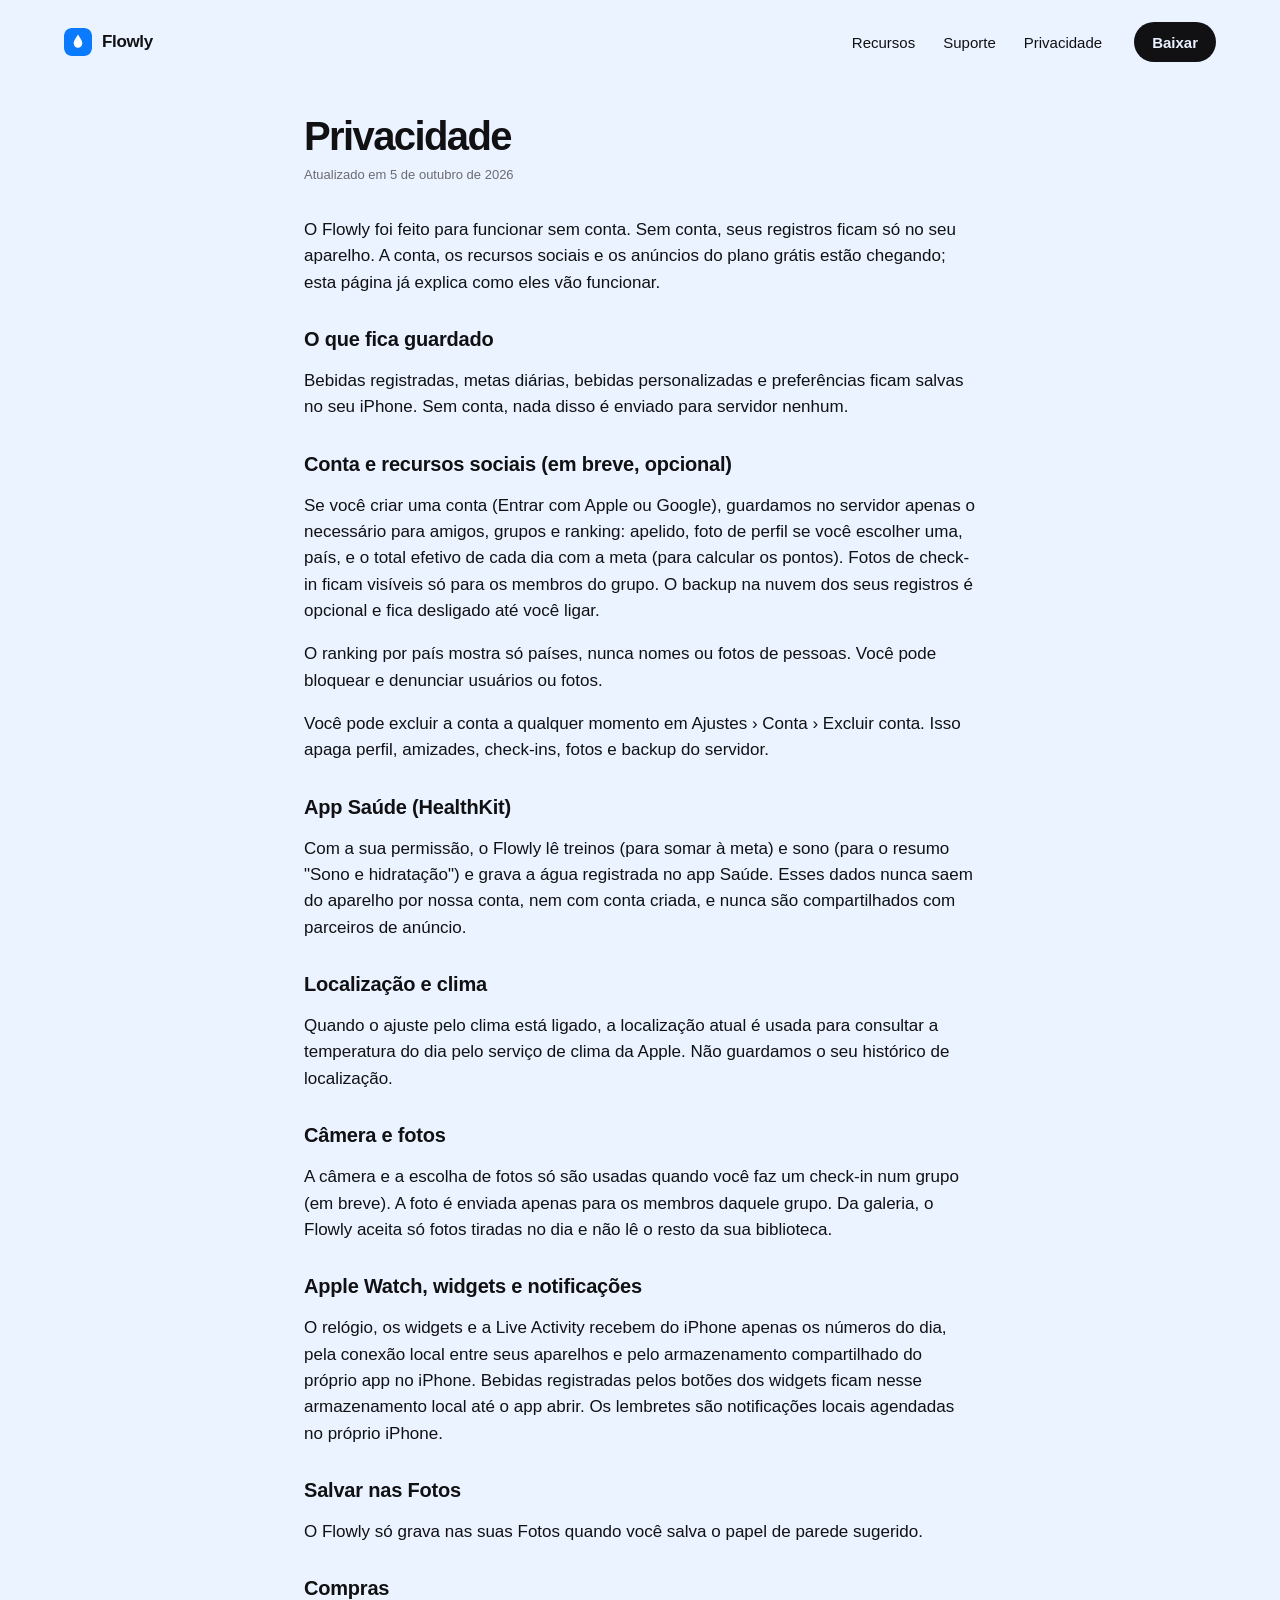
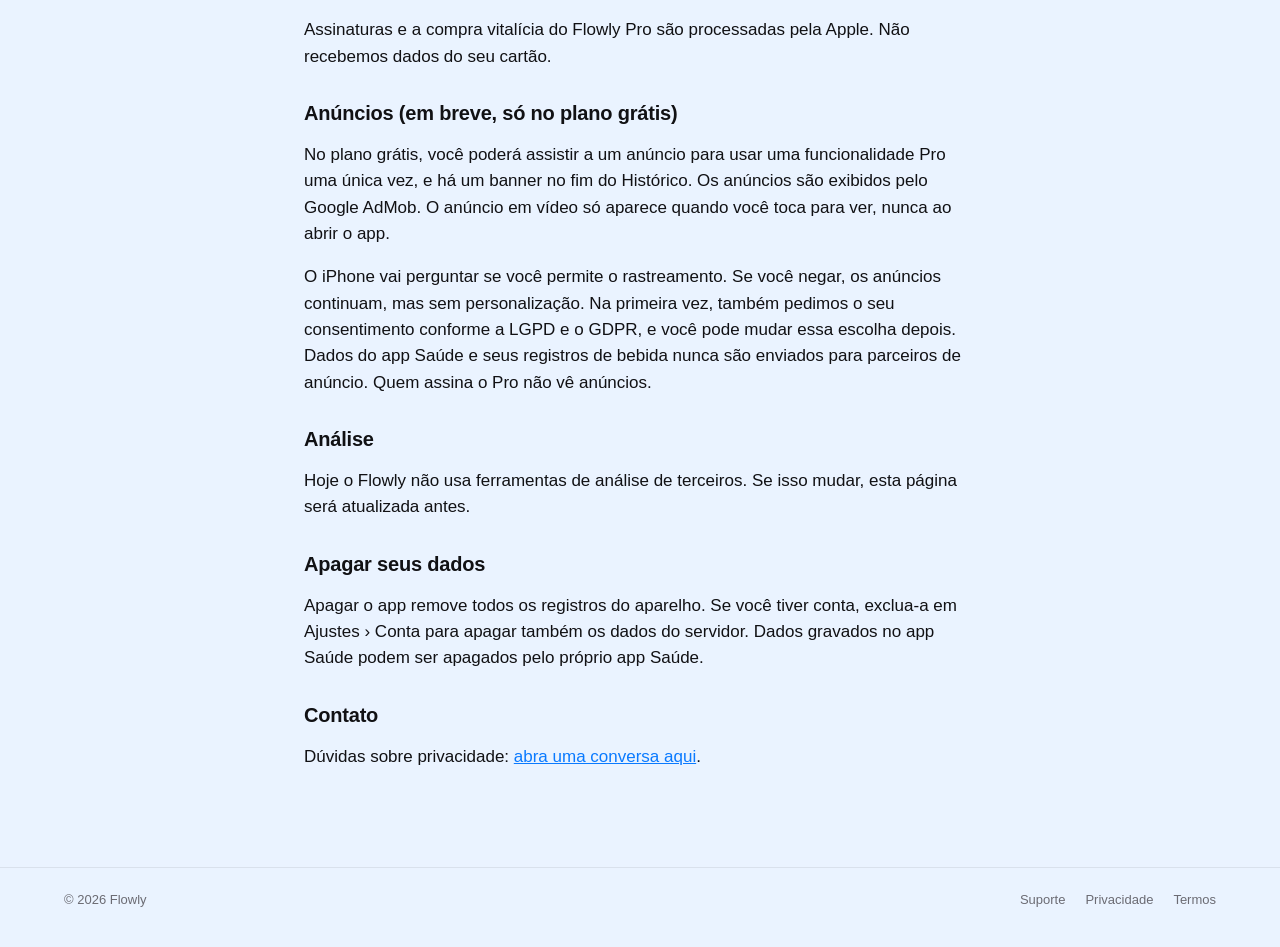
<file: privacidade.html>
<!doctype html>
<html lang="pt-BR">
<head>
  <meta charset="utf-8">
  <meta name="viewport" content="width=device-width, initial-scale=1">
  <title>Privacidade — Flowly</title>
  <link rel="icon" href="assets/icon.svg" type="image/svg+xml">
  <link rel="stylesheet" href="css/style.css">
</head>
<body>
  <header class="nav">
    <a class="brand" href="./" aria-label="Flowly, início"><img src="assets/icon.svg" alt="" width="28" height="28"><span>Flowly</span></a>
    <nav class="links" aria-label="Principal">
      <a href="./#recursos">Recursos</a>
      <a href="suporte.html">Suporte</a>
      <a href="privacidade.html">Privacidade</a>
    </nav>
    <a class="download" href="./#baixar">Baixar</a>
  </header>
  <main class="doc">
    <h1>Privacidade</h1>
    <p class="updated">Atualizado em 5 de outubro de 2026</p>
    <p>O Flowly foi feito para funcionar sem conta. Sem conta, seus registros ficam só no seu aparelho. A conta, os recursos sociais e os anúncios do plano grátis estão chegando; esta página já explica como eles vão funcionar.</p>

    <h2>O que fica guardado</h2>
    <p>Bebidas registradas, metas diárias, bebidas personalizadas e preferências ficam salvas no seu iPhone. Sem conta, nada disso é enviado para servidor nenhum.</p>

    <h2>Conta e recursos sociais (em breve, opcional)</h2>
    <p>Se você criar uma conta (Entrar com Apple ou Google), guardamos no servidor apenas o necessário para amigos, grupos e ranking: apelido, foto de perfil se você escolher uma, país, e o total efetivo de cada dia com a meta (para calcular os pontos). Fotos de check-in ficam visíveis só para os membros do grupo. O backup na nuvem dos seus registros é opcional e fica desligado até você ligar.</p>
    <p>O ranking por país mostra só países, nunca nomes ou fotos de pessoas. Você pode bloquear e denunciar usuários ou fotos.</p>
    <p>Você pode excluir a conta a qualquer momento em Ajustes › Conta › Excluir conta. Isso apaga perfil, amizades, check-ins, fotos e backup do servidor.</p>

    <h2>App Saúde (HealthKit)</h2>
    <p>Com a sua permissão, o Flowly lê treinos (para somar à meta) e sono (para o resumo "Sono e hidratação") e grava a água registrada no app Saúde. Esses dados nunca saem do aparelho por nossa conta, nem com conta criada, e nunca são compartilhados com parceiros de anúncio.</p>

    <h2>Localização e clima</h2>
    <p>Quando o ajuste pelo clima está ligado, a localização atual é usada para consultar a temperatura do dia pelo serviço de clima da Apple. Não guardamos o seu histórico de localização.</p>

    <h2>Câmera e fotos</h2>
    <p>A câmera e a escolha de fotos só são usadas quando você faz um check-in num grupo (em breve). A foto é enviada apenas para os membros daquele grupo. Da galeria, o Flowly aceita só fotos tiradas no dia e não lê o resto da sua biblioteca.</p>

    <h2>Apple Watch, widgets e notificações</h2>
    <p>O relógio, os widgets e a Live Activity recebem do iPhone apenas os números do dia, pela conexão local entre seus aparelhos e pelo armazenamento compartilhado do próprio app no iPhone. Bebidas registradas pelos botões dos widgets ficam nesse armazenamento local até o app abrir. Os lembretes são notificações locais agendadas no próprio iPhone.</p>

    <h2>Salvar nas Fotos</h2>
    <p>O Flowly só grava nas suas Fotos quando você salva o papel de parede sugerido.</p>

    <h2>Compras</h2>
    <p>Assinaturas e a compra vitalícia do Flowly Pro são processadas pela Apple. Não recebemos dados do seu cartão.</p>

    <h2>Anúncios (em breve, só no plano grátis)</h2>
    <p>No plano grátis, você poderá assistir a um anúncio para usar uma funcionalidade Pro uma única vez, e há um banner no fim do Histórico. Os anúncios são exibidos pelo Google AdMob. O anúncio em vídeo só aparece quando você toca para ver, nunca ao abrir o app.</p>
    <p>O iPhone vai perguntar se você permite o rastreamento. Se você negar, os anúncios continuam, mas sem personalização. Na primeira vez, também pedimos o seu consentimento conforme a LGPD e o GDPR, e você pode mudar essa escolha depois. Dados do app Saúde e seus registros de bebida nunca são enviados para parceiros de anúncio. Quem assina o Pro não vê anúncios.</p>

    <h2>Análise</h2>
    <p>Hoje o Flowly não usa ferramentas de análise de terceiros. Se isso mudar, esta página será atualizada antes.</p>

    <h2>Apagar seus dados</h2>
    <p>Apagar o app remove todos os registros do aparelho. Se você tiver conta, exclua-a em Ajustes › Conta para apagar também os dados do servidor. Dados gravados no app Saúde podem ser apagados pelo próprio app Saúde.</p>

    <h2>Contato</h2>
    <p>Dúvidas sobre privacidade: <a href="https://github.com/Fab2295/flowly-site/issues">abra uma conversa aqui</a>.</p>
  </main>
  <footer class="footer">
    <span>© 2026 Flowly</span>
    <nav aria-label="Rodapé"><a href="suporte.html">Suporte</a><a href="privacidade.html">Privacidade</a><a href="termos.html">Termos</a></nav>
  </footer>
</body>
</html>
</file>
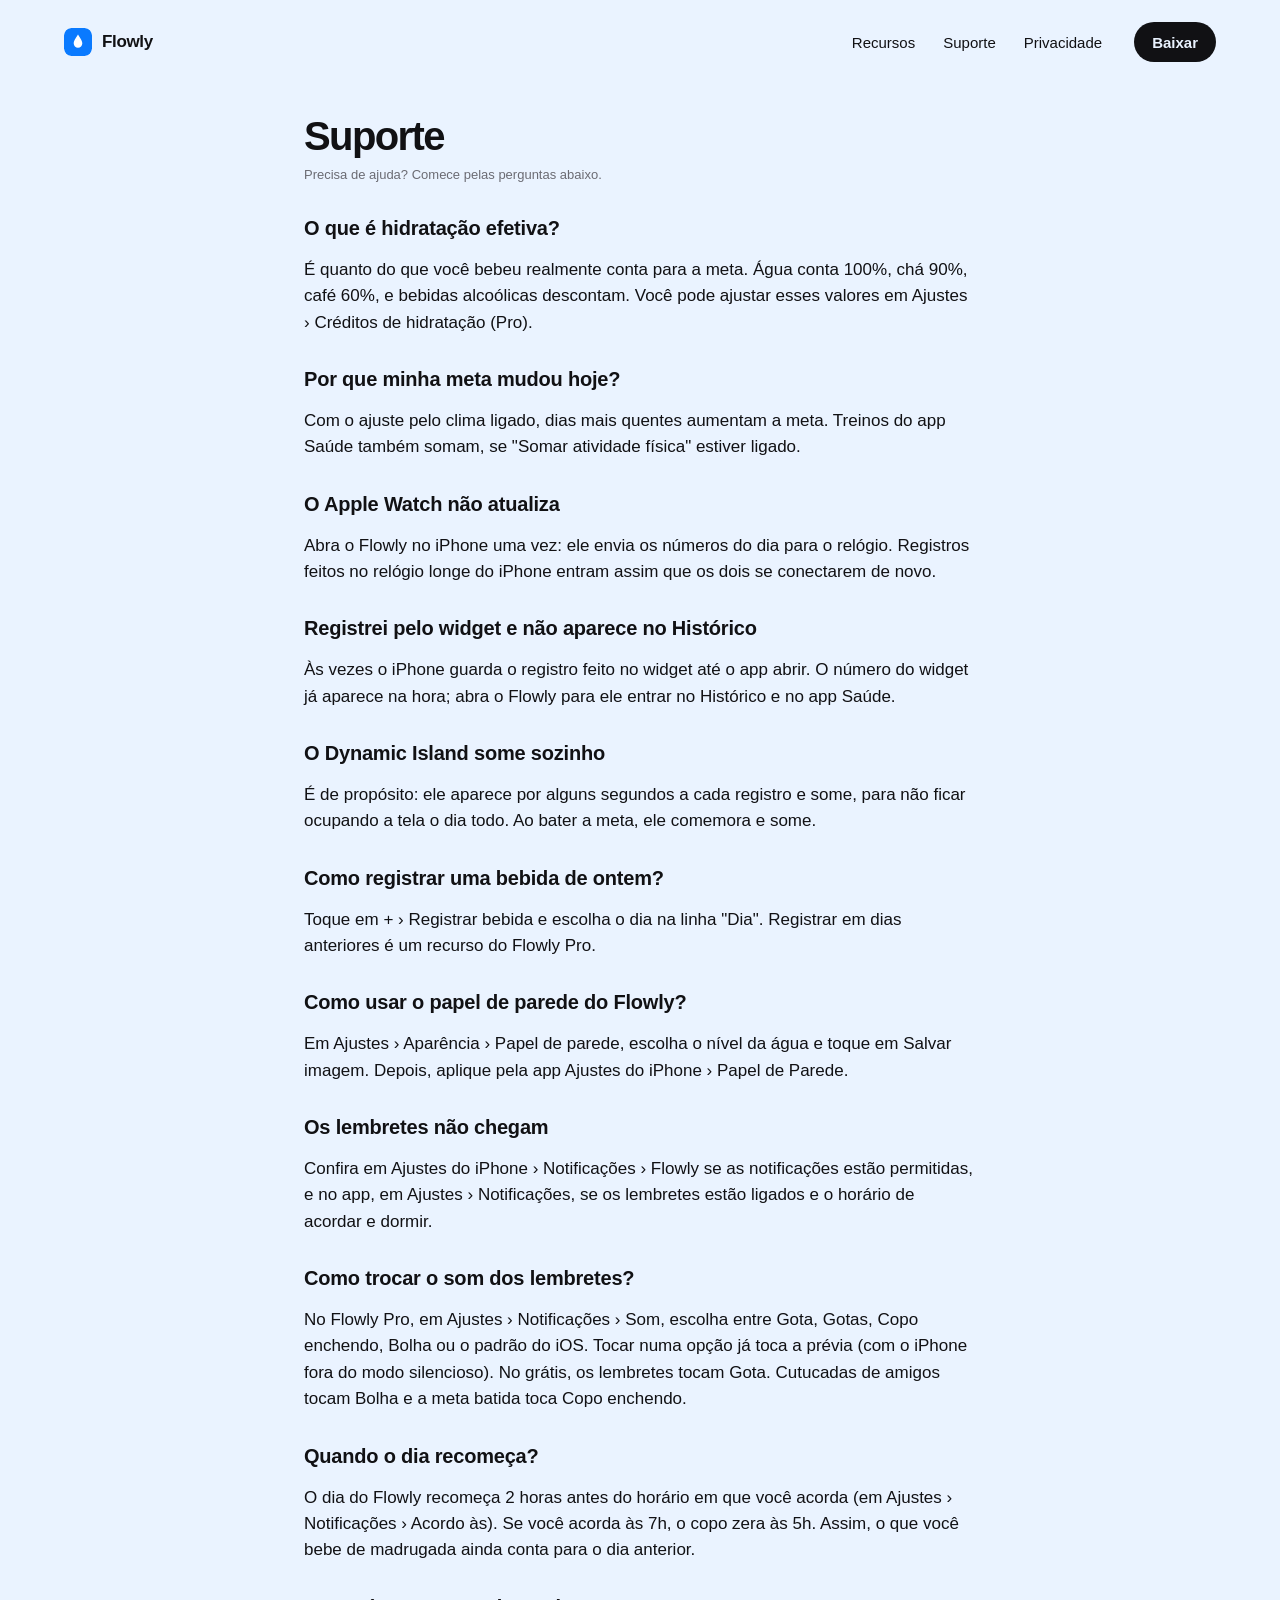
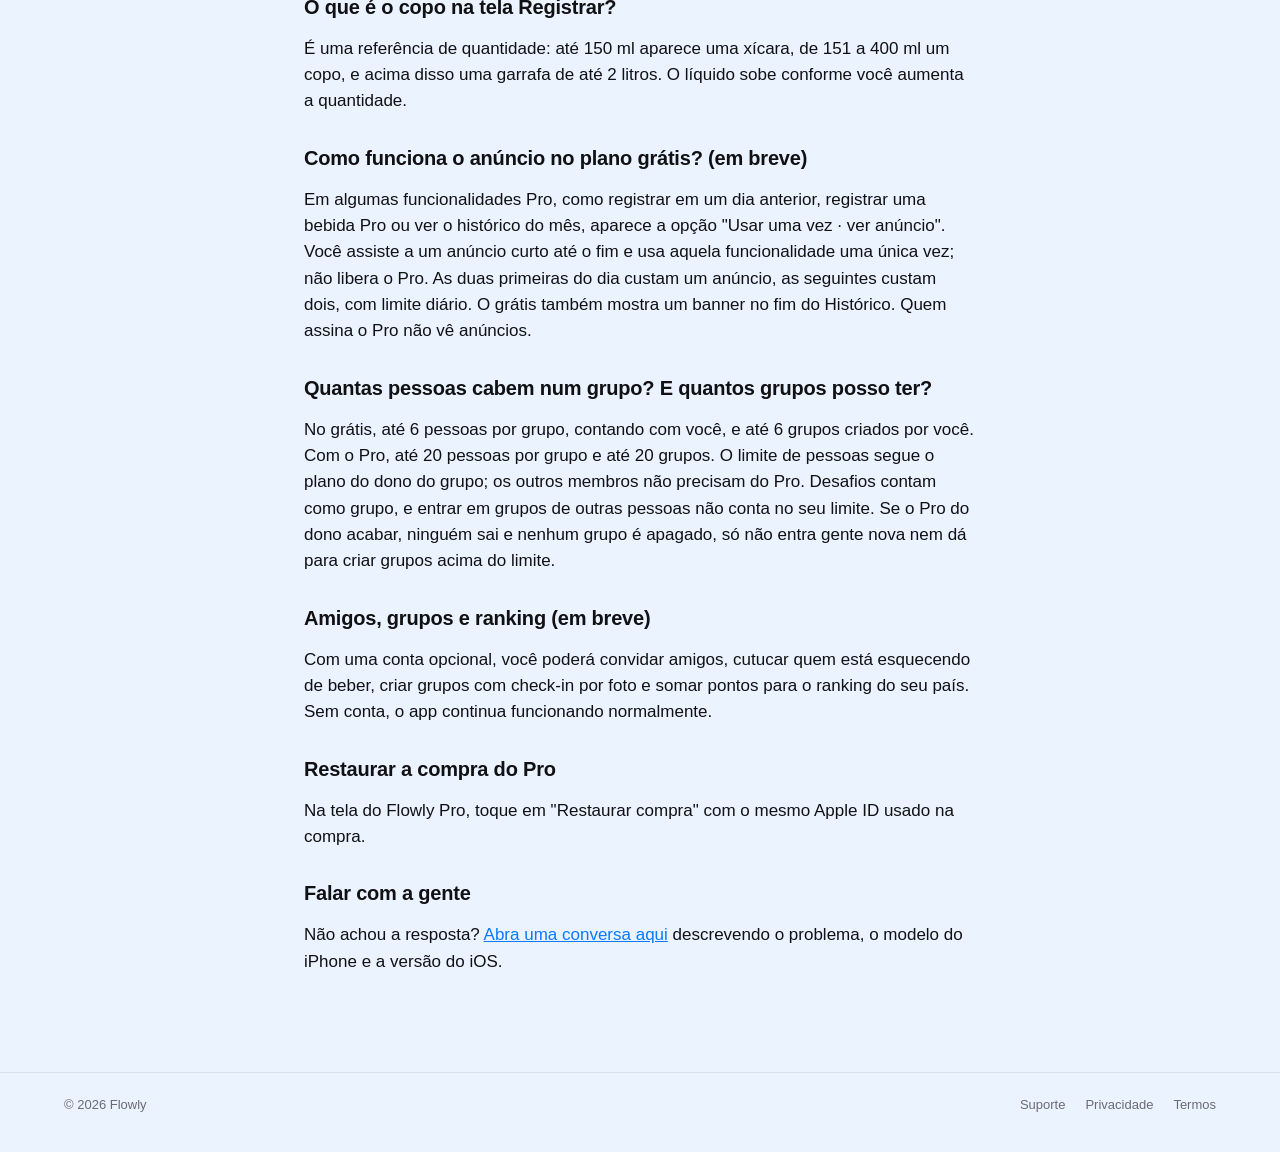
<file: suporte.html>
<!doctype html>
<html lang="pt-BR">
<head>
  <meta charset="utf-8">
  <meta name="viewport" content="width=device-width, initial-scale=1">
  <title>Suporte — Flowly</title>
  <link rel="icon" href="assets/icon.svg" type="image/svg+xml">
  <link rel="stylesheet" href="css/style.css">
</head>
<body>
  <header class="nav">
    <a class="brand" href="./" aria-label="Flowly, início"><img src="assets/icon.svg" alt="" width="28" height="28"><span>Flowly</span></a>
    <nav class="links" aria-label="Principal">
      <a href="./#recursos">Recursos</a>
      <a href="suporte.html">Suporte</a>
      <a href="privacidade.html">Privacidade</a>
    </nav>
    <a class="download" href="./#baixar">Baixar</a>
  </header>
  <main class="doc">
    <h1>Suporte</h1>
    <p class="updated">Precisa de ajuda? Comece pelas perguntas abaixo.</p>

    <h2>O que é hidratação efetiva?</h2>
    <p>É quanto do que você bebeu realmente conta para a meta. Água conta 100%, chá 90%, café 60%, e bebidas alcoólicas descontam. Você pode ajustar esses valores em Ajustes › Créditos de hidratação (Pro).</p>

    <h2>Por que minha meta mudou hoje?</h2>
    <p>Com o ajuste pelo clima ligado, dias mais quentes aumentam a meta. Treinos do app Saúde também somam, se "Somar atividade física" estiver ligado.</p>

    <h2>O Apple Watch não atualiza</h2>
    <p>Abra o Flowly no iPhone uma vez: ele envia os números do dia para o relógio. Registros feitos no relógio longe do iPhone entram assim que os dois se conectarem de novo.</p>

    <h2>Registrei pelo widget e não aparece no Histórico</h2>
    <p>Às vezes o iPhone guarda o registro feito no widget até o app abrir. O número do widget já aparece na hora; abra o Flowly para ele entrar no Histórico e no app Saúde.</p>

    <h2>O Dynamic Island some sozinho</h2>
    <p>É de propósito: ele aparece por alguns segundos a cada registro e some, para não ficar ocupando a tela o dia todo. Ao bater a meta, ele comemora e some.</p>

    <h2>Como registrar uma bebida de ontem?</h2>
    <p>Toque em + › Registrar bebida e escolha o dia na linha "Dia". Registrar em dias anteriores é um recurso do Flowly Pro.</p>

    <h2>Como usar o papel de parede do Flowly?</h2>
    <p>Em Ajustes › Aparência › Papel de parede, escolha o nível da água e toque em Salvar imagem. Depois, aplique pela app Ajustes do iPhone › Papel de Parede.</p>

    <h2>Os lembretes não chegam</h2>
    <p>Confira em Ajustes do iPhone › Notificações › Flowly se as notificações estão permitidas, e no app, em Ajustes › Notificações, se os lembretes estão ligados e o horário de acordar e dormir.</p>

    <h2>Como trocar o som dos lembretes?</h2>
    <p>No Flowly Pro, em Ajustes › Notificações › Som, escolha entre Gota, Gotas, Copo enchendo, Bolha ou o padrão do iOS. Tocar numa opção já toca a prévia (com o iPhone fora do modo silencioso). No grátis, os lembretes tocam Gota. Cutucadas de amigos tocam Bolha e a meta batida toca Copo enchendo.</p>

    <h2>Quando o dia recomeça?</h2>
    <p>O dia do Flowly recomeça 2 horas antes do horário em que você acorda (em Ajustes › Notificações › Acordo às). Se você acorda às 7h, o copo zera às 5h. Assim, o que você bebe de madrugada ainda conta para o dia anterior.</p>

    <h2>O que é o copo na tela Registrar?</h2>
    <p>É uma referência de quantidade: até 150 ml aparece uma xícara, de 151 a 400 ml um copo, e acima disso uma garrafa de até 2 litros. O líquido sobe conforme você aumenta a quantidade.</p>

    <h2>Como funciona o anúncio no plano grátis? (em breve)</h2>
    <p>Em algumas funcionalidades Pro, como registrar em um dia anterior, registrar uma bebida Pro ou ver o histórico do mês, aparece a opção "Usar uma vez · ver anúncio". Você assiste a um anúncio curto até o fim e usa aquela funcionalidade uma única vez; não libera o Pro. As duas primeiras do dia custam um anúncio, as seguintes custam dois, com limite diário. O grátis também mostra um banner no fim do Histórico. Quem assina o Pro não vê anúncios.</p>

    <h2>Quantas pessoas cabem num grupo? E quantos grupos posso ter?</h2>
    <p>No grátis, até 6 pessoas por grupo, contando com você, e até 6 grupos criados por você. Com o Pro, até 20 pessoas por grupo e até 20 grupos. O limite de pessoas segue o plano do dono do grupo; os outros membros não precisam do Pro. Desafios contam como grupo, e entrar em grupos de outras pessoas não conta no seu limite. Se o Pro do dono acabar, ninguém sai e nenhum grupo é apagado, só não entra gente nova nem dá para criar grupos acima do limite.</p>

    <h2>Amigos, grupos e ranking (em breve)</h2>
    <p>Com uma conta opcional, você poderá convidar amigos, cutucar quem está esquecendo de beber, criar grupos com check-in por foto e somar pontos para o ranking do seu país. Sem conta, o app continua funcionando normalmente.</p>

    <h2>Restaurar a compra do Pro</h2>
    <p>Na tela do Flowly Pro, toque em "Restaurar compra" com o mesmo Apple ID usado na compra.</p>

    <h2>Falar com a gente</h2>
    <p>Não achou a resposta? <a href="https://github.com/Fab2295/flowly-site/issues">Abra uma conversa aqui</a> descrevendo o problema, o modelo do iPhone e a versão do iOS.</p>
  </main>
  <footer class="footer">
    <span>© 2026 Flowly</span>
    <nav aria-label="Rodapé"><a href="suporte.html">Suporte</a><a href="privacidade.html">Privacidade</a><a href="termos.html">Termos</a></nav>
  </footer>
</body>
</html>
</file>
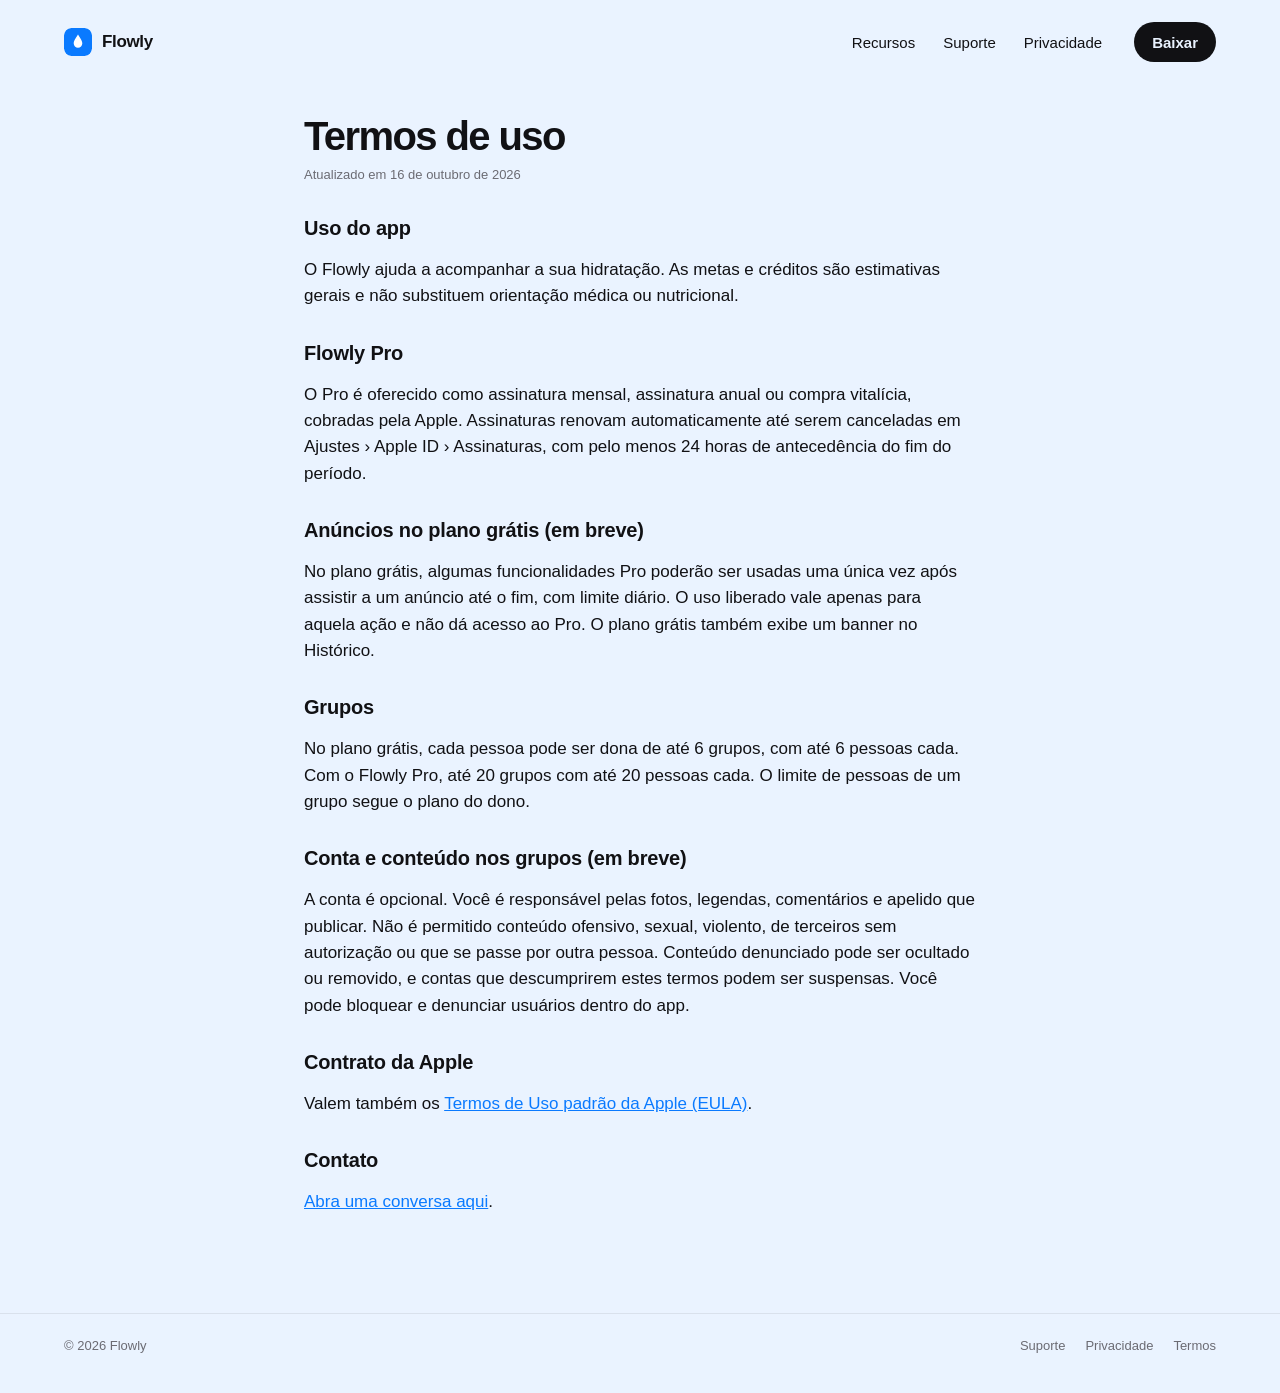
<file: termos.html>
<!doctype html>
<html lang="pt-BR">
<head>
  <meta charset="utf-8">
  <meta name="viewport" content="width=device-width, initial-scale=1">
  <title>Termos de uso — Flowly</title>
  <link rel="icon" href="assets/icon.svg" type="image/svg+xml">
  <link rel="stylesheet" href="css/style.css">
</head>
<body>
  <header class="nav">
    <a class="brand" href="./" aria-label="Flowly, início"><img src="assets/icon.svg" alt="" width="28" height="28"><span>Flowly</span></a>
    <nav class="links" aria-label="Principal">
      <a href="./#recursos">Recursos</a>
      <a href="suporte.html">Suporte</a>
      <a href="privacidade.html">Privacidade</a>
    </nav>
    <a class="download" href="./#baixar">Baixar</a>
  </header>
  <main class="doc">
    <h1>Termos de uso</h1>
    <p class="updated">Atualizado em 16 de outubro de 2026</p>

    <h2>Uso do app</h2>
    <p>O Flowly ajuda a acompanhar a sua hidratação. As metas e créditos são estimativas gerais e não substituem orientação médica ou nutricional.</p>

    <h2>Flowly Pro</h2>
    <p>O Pro é oferecido como assinatura mensal, assinatura anual ou compra vitalícia, cobradas pela Apple. Assinaturas renovam automaticamente até serem canceladas em Ajustes › Apple ID › Assinaturas, com pelo menos 24 horas de antecedência do fim do período.</p>

    <h2>Anúncios no plano grátis (em breve)</h2>
    <p>No plano grátis, algumas funcionalidades Pro poderão ser usadas uma única vez após assistir a um anúncio até o fim, com limite diário. O uso liberado vale apenas para aquela ação e não dá acesso ao Pro. O plano grátis também exibe um banner no Histórico.</p>

    <h2>Grupos</h2>
    <p>No plano grátis, cada pessoa pode ser dona de até 6 grupos, com até 6 pessoas cada. Com o Flowly Pro, até 20 grupos com até 20 pessoas cada. O limite de pessoas de um grupo segue o plano do dono.</p>

    <h2>Conta e conteúdo nos grupos (em breve)</h2>
    <p>A conta é opcional. Você é responsável pelas fotos, legendas, comentários e apelido que publicar. Não é permitido conteúdo ofensivo, sexual, violento, de terceiros sem autorização ou que se passe por outra pessoa. Conteúdo denunciado pode ser ocultado ou removido, e contas que descumprirem estes termos podem ser suspensas. Você pode bloquear e denunciar usuários dentro do app.</p>

    <h2>Contrato da Apple</h2>
    <p>Valem também os <a href="https://www.apple.com/legal/internet-services/itunes/dev/stdeula/">Termos de Uso padrão da Apple (EULA)</a>.</p>

    <h2>Contato</h2>
    <p><a href="https://github.com/Fab2295/flowly-site/issues">Abra uma conversa aqui</a>.</p>
  </main>
  <footer class="footer">
    <span>© 2026 Flowly</span>
    <nav aria-label="Rodapé"><a href="suporte.html">Suporte</a><a href="privacidade.html">Privacidade</a><a href="termos.html">Termos</a></nav>
  </footer>
</body>
</html>
</file>
<file: css/style.css>
:root {
  --bg: #EAF3FF;
  --accent: #0A7AFF;
  --ink: #111114;
  --secondary: #6B6B73;
  --surface: #FFFFFF;
  --heat-bg: #FFF1E0;
  --heat: #C2410C;
  --separator: rgba(17, 17, 20, .08);
  --pill: rgba(255, 255, 255, .86);
  color-scheme: light dark;
}

@media (prefers-color-scheme: dark) {
  :root {
    --bg: #04111F;
    --accent: #2E8CFF;
    --ink: #FFFFFE;
    --secondary: #98989F;
    --surface: #1C1C1E;
    --heat-bg: #3A2210;
    --heat: #FF9F5A;
    --separator: rgba(255, 255, 255, .12);
    --pill: rgba(28, 28, 30, .86);
  }
}

* { box-sizing: border-box; }

html { scroll-behavior: smooth; }
@media (prefers-reduced-motion: reduce) { html { scroll-behavior: auto; } }

body {
  margin: 0;
  background: var(--bg);
  color: var(--ink);
  font-family: -apple-system, BlinkMacSystemFont, "SF Pro Text", "Helvetica Neue", Arial, sans-serif;
  font-variant-numeric: tabular-nums;
  -webkit-font-smoothing: antialiased;
}

a { color: inherit; }
a:focus-visible { outline: 2px solid var(--accent); outline-offset: 3px; border-radius: 6px; }

/* Navegação: altura 84, margem 64; links 15 / Medium; Baixar 40 pt preto */
.nav {
  position: relative;
  z-index: 3;
  height: 84px;
  padding: 0 64px;
  display: flex;
  align-items: center;
  gap: 32px;
}

.brand {
  display: flex;
  align-items: center;
  gap: 10px;
  text-decoration: none;
  font-weight: 700;
  font-size: 17px;
  letter-spacing: -.02em;
}
.brand img { border-radius: 7px; }

.links { margin-left: auto; display: flex; gap: 28px; }
.links a { font-size: 15px; font-weight: 500; text-decoration: none; }
.links a:hover { color: var(--accent); }

.download {
  height: 40px;
  padding: 0 18px;
  display: inline-flex;
  align-items: center;
  border-radius: 20px;
  background: var(--ink);
  color: var(--bg);
  font-size: 15px;
  font-weight: 600;
  text-decoration: none;
}

/* Hero: texto à esquerda, copo 3D à direita (x 600 → borda direita) */
.hero {
  position: relative;
  min-height: calc(100vh - 84px);
  min-height: calc(100svh - 84px);
  display: flex;
  align-items: center;
  padding: 0 64px 84px;
}

.hero-text { position: relative; z-index: 2; width: 560px; max-width: 100%; }

.heat {
  display: inline-block;
  padding: 6px 12px;
  border-radius: 999px;
  background: var(--heat-bg);
  color: var(--heat);
  font-size: 13px;
  font-weight: 600;
}

h1 {
  margin: 22px 0 18px;
  font-family: -apple-system, BlinkMacSystemFont, "SF Pro Display", "Helvetica Neue", Arial, sans-serif;
  font-size: 68px;
  line-height: 1.02;
  font-weight: 700;
  letter-spacing: -.04em;
}

.lede { margin: 0 0 32px; max-width: 400px; font-size: 20px; line-height: 1.4; color: var(--secondary); }

.cta-row { display: flex; align-items: center; gap: 16px; flex-wrap: wrap; }

.cta {
  height: 58px;
  padding: 0 28px;
  display: inline-flex;
  align-items: center;
  gap: 10px;
  border-radius: 29px;
  background: var(--accent);
  color: #fff;
  font-size: 17px;
  font-weight: 600;
  text-decoration: none;
  box-shadow: 0 10px 26px rgba(10, 122, 255, .3);
}

.cta-note { font-size: 13px; color: var(--secondary); }

.stage {
  position: absolute;
  top: -84px;
  bottom: 0;
  left: 600px;
  right: 0;
  overflow: hidden;
}
.stage canvas { display: block; }

.label {
  position: absolute;
  top: 0;
  left: 0;
  display: flex;
  flex-direction: column;
  white-space: nowrap;
  opacity: 0;
  transition: opacity .4s ease;
  pointer-events: none;
}
.stage.is-ready .label { opacity: 1; }
.label strong { font-size: 22px; font-weight: 700; letter-spacing: -.02em; }
.label span { font-size: 11px; font-weight: 600; color: var(--secondary); }
.label-raw { align-items: flex-end; text-align: right; }
.label-raw strong { font-size: 15px; }
.label-eff span { color: var(--accent); }

/* Sem WebGL: mostra só os rótulos num bloco simples */
.stage.is-fallback {
  display: flex;
  align-items: center;
  justify-content: center;
  gap: 40px;
}
.stage.is-fallback .label { position: static; opacity: 1; transform: none !important; }

/* Recursos */
.features { padding: 40px 64px 96px; max-width: 1200px; }
.features h2 { font-size: 34px; letter-spacing: -.025em; margin: 0 0 28px; }
.grid { display: grid; grid-template-columns: repeat(3, minmax(0, 1fr)); gap: 16px; }
.grid article { background: var(--surface); border-radius: 20px; padding: 22px; }
.grid h3 { margin: 0 0 8px; font-size: 17px; }
.grid p { margin: 0; font-size: 15px; line-height: 1.45; color: var(--secondary); }

.section-lede { margin: -12px 0 24px; max-width: 640px; font-size: 17px; line-height: 1.45; color: var(--secondary); }
.grid a { color: var(--accent); }
.grid-single { grid-template-columns: 1fr; max-width: 760px; }

.tag {
  display: inline-block;
  vertical-align: middle;
  padding: 3px 8px;
  border-radius: 999px;
  background: rgba(10, 122, 255, .12);
  color: var(--accent);
  font-size: 12px;
  font-weight: 600;
  letter-spacing: 0;
}

/* Planos */
.plans { display: grid; grid-template-columns: repeat(2, minmax(0, 1fr)); gap: 16px; max-width: 900px; }
.plan { background: var(--surface); border-radius: 24px; padding: 26px; }
.plan h3 { margin: 0 0 6px; font-size: 20px; }
.plan .price { margin: 0; font-size: 34px; font-weight: 700; letter-spacing: -.03em; }
.plan .price span { font-size: 15px; font-weight: 500; color: var(--secondary); }
.plan .price-alt { margin: 4px 0 0; font-size: 14px; color: var(--secondary); }
.plan ul { margin: 18px 0 0; padding: 0; list-style: none; }
.plan li { position: relative; padding: 7px 0 7px 26px; font-size: 15px; border-top: 1px solid var(--separator); }
.plan li::before { content: "✓"; position: absolute; left: 2px; color: var(--accent); font-weight: 700; }
.plan-pro { box-shadow: inset 0 0 0 2px var(--accent); }
.ads-note { margin-top: 18px; padding: 16px; border-radius: 16px; background: var(--bg); }
.ads-note strong { font-size: 15px; }
.ads-note p { margin: 6px 0 0; font-size: 14px; line-height: 1.45; color: var(--secondary); }

.footer {
  display: flex;
  justify-content: space-between;
  gap: 16px;
  padding: 24px 64px 40px;
  font-size: 13px;
  color: var(--secondary);
  border-top: 1px solid var(--separator);
}
.footer nav { display: flex; gap: 20px; }
.footer a { text-decoration: none; }
.footer a:hover { color: var(--accent); }

/* Páginas de texto (privacidade, suporte, termos) */
.doc { max-width: 720px; margin: 0 auto; padding: 24px 24px 80px; }
.doc h1 { font-size: 40px; margin: 8px 0 8px; }
.doc .updated { color: var(--secondary); font-size: 13px; margin: 0 0 32px; }
.doc h2 { font-size: 20px; margin: 32px 0 8px; letter-spacing: -.01em; }
.doc p, .doc li { font-size: 17px; line-height: 1.55; }
.doc a { color: var(--accent); }

@media (max-width: 1100px) {
  .grid { grid-template-columns: repeat(2, minmax(0, 1fr)); }
  h1 { font-size: 56px; }
  .stage { left: 52%; }
}

/* Celular · 393 × 852: menu flutuante (pílula 52, raio 26, branco 86%), faixa 3D de 400, CTA fixo na base */
@media (max-width: 820px) {
  .nav {
    position: sticky;
    top: 10px;
    height: 52px;
    margin: 10px 12px 0;
    padding: 0 6px 0 10px;
    border-radius: 26px;
    background: var(--pill);
    -webkit-backdrop-filter: blur(20px);
    backdrop-filter: blur(20px);
    box-shadow: 0 6px 20px rgba(0, 0, 0, .08);
  }
  .links { display: none; }
  .download { margin-left: auto; height: 40px; }

  .hero { display: block; min-height: 0; padding: 26px 20px 120px; }
  .hero-text { width: auto; }
  h1 { font-size: 36px; letter-spacing: -.035em; margin: 18px 0 0; }
  .lede { display: none; }

  .stage { position: relative; top: auto; left: auto; right: auto; bottom: auto; height: 400px; margin: 8px -20px 0; }

  .cta-row {
    position: fixed;
    z-index: 4;
    left: 0;
    right: 0;
    bottom: 0;
    flex-direction: column;
    gap: 8px;
    padding: 14px 20px calc(14px + env(safe-area-inset-bottom));
    background: linear-gradient(to top, var(--bg) 70%, transparent);
  }
  .cta { width: 100%; justify-content: center; height: 56px; }

  .features { padding: 8px 20px 40px; }
  .features h2 { font-size: 28px; }
  .grid { grid-template-columns: 1fr; }
  .plans { grid-template-columns: 1fr; }
  .section-lede { margin-top: -8px; }

  .footer { flex-direction: column; padding: 24px 20px 140px; }
  .doc h1 { font-size: 32px; }
}
</file>
